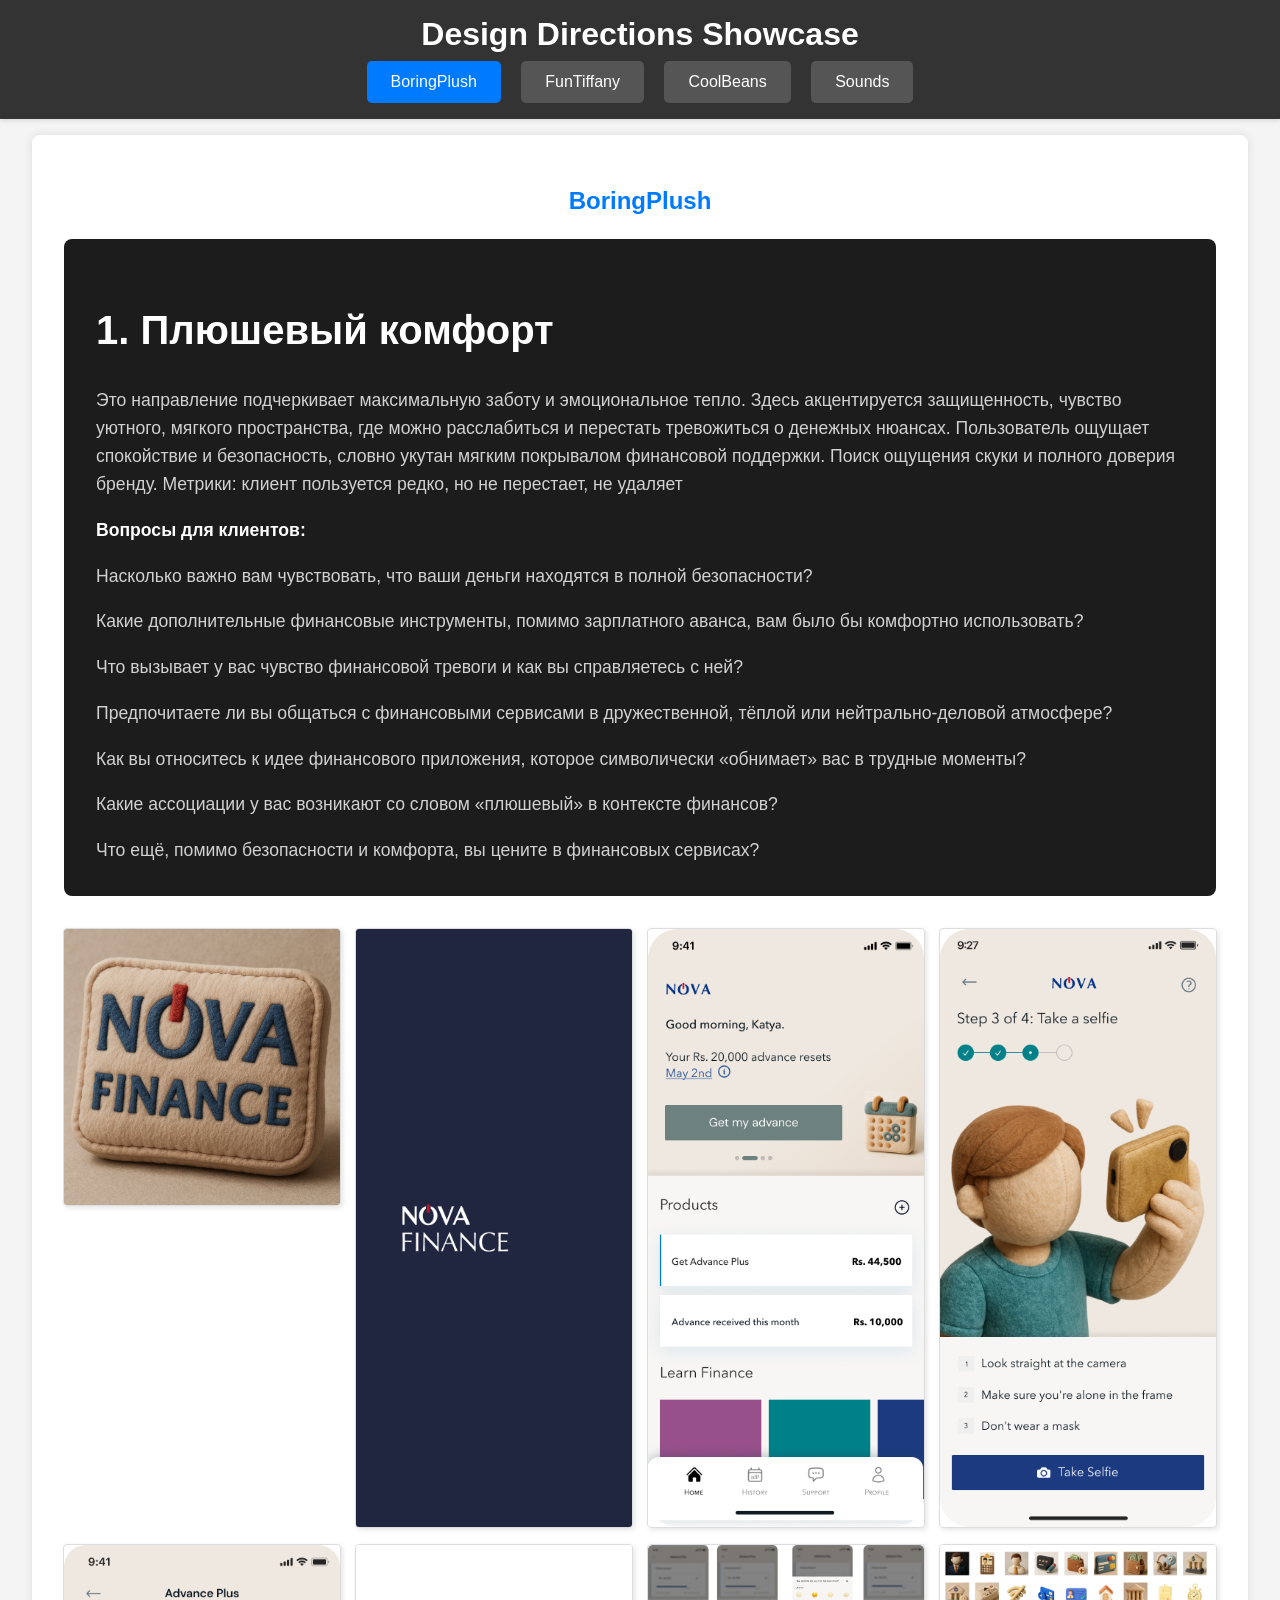
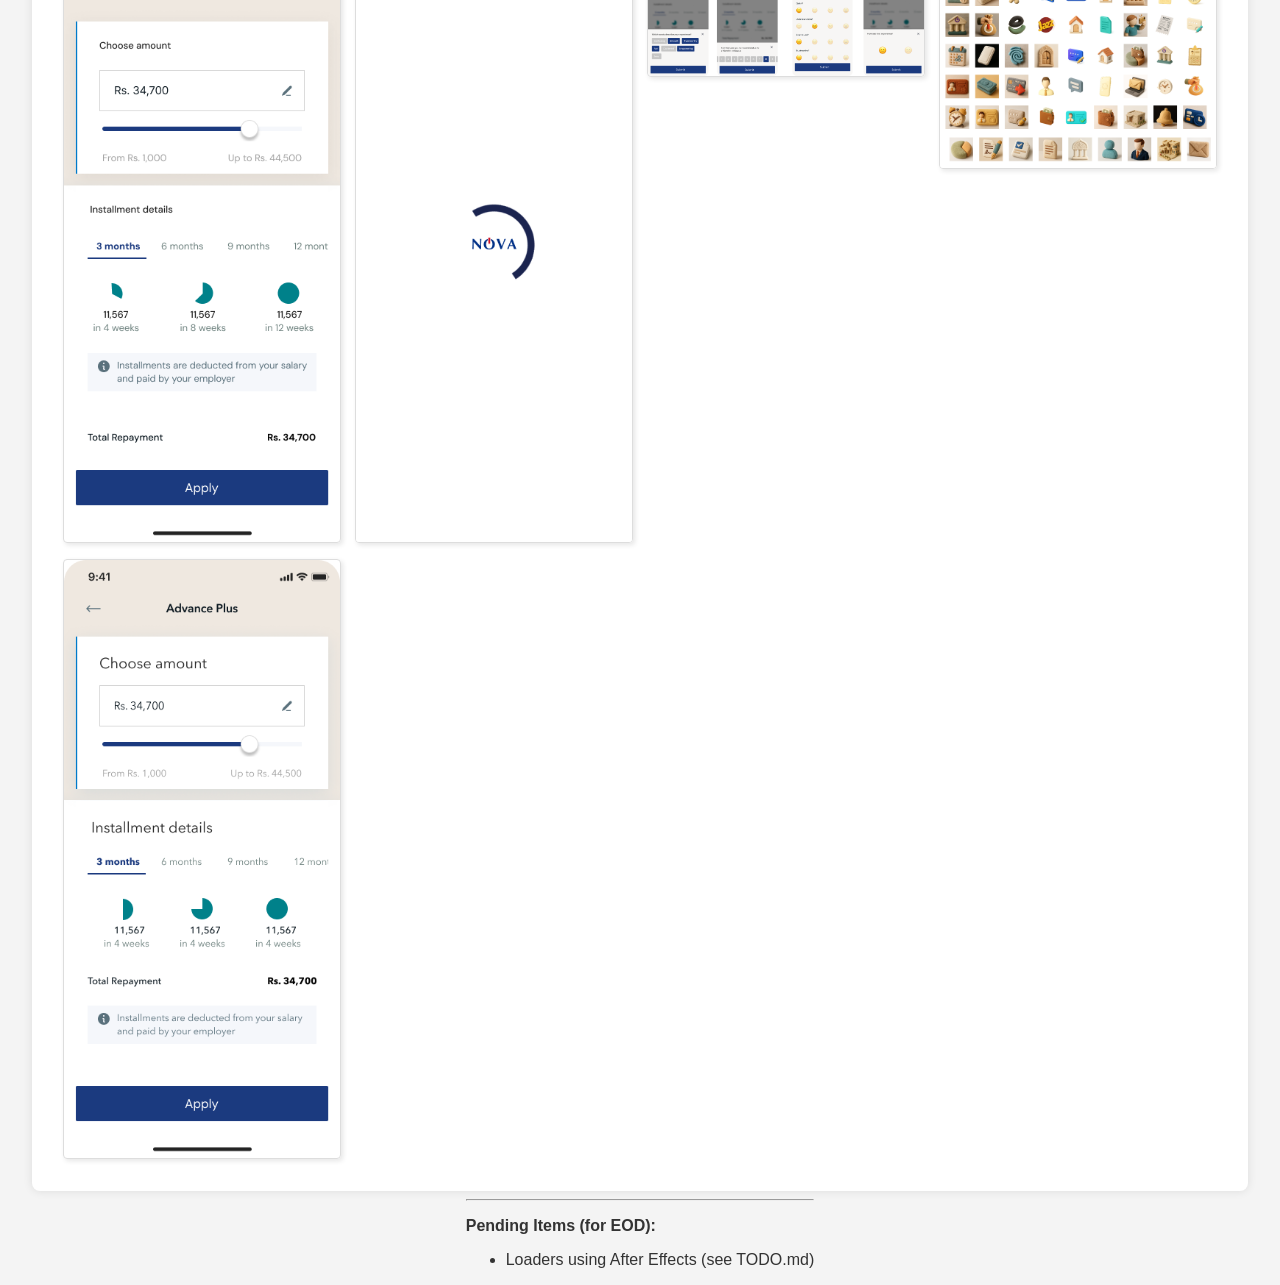
<file: index.html>
<!DOCTYPE html>
<html lang="en">
<head>
    <meta charset="UTF-8">
    <meta name="viewport" content="width=device-width, initial-scale=1.0">
    <title>Design Directions Gallery</title>
    <link rel="stylesheet" href="style.css">
</head>
<body>
    <header>
        <h1>Design Directions Showcase</h1>
        <nav id="direction-selector">
            <button data-direction="BoringPlush" class="active">BoringPlush</button>
            <button data-direction="FunTiffany">FunTiffany</button>
            <button data-direction="CoolBeans">CoolBeans</button>
            <button data-direction="Sounds">Sounds</button>
        </nav>
    </header>

    <main>
        <h2 id="current-direction-title">BoringPlush</h2>
        <div id="style-description">
            <!-- Description will be loaded here -->
        </div>
        <div id="gallery-container">
            <!-- Images will be loaded here by JavaScript -->
        </div>
        <div id="sounds-container" class="hidden">
            <!-- Sound buttons will be loaded here -->
        </div>
    </main>

    <script src="script.js"></script>

    <footer>
        <hr>
        <p><strong>Pending Items (for EOD):</strong></p>
        <ul>
            <li>Loaders using After Effects (see TODO.md)</li>
        </ul>
    </footer>
</body>
</html>
</file>
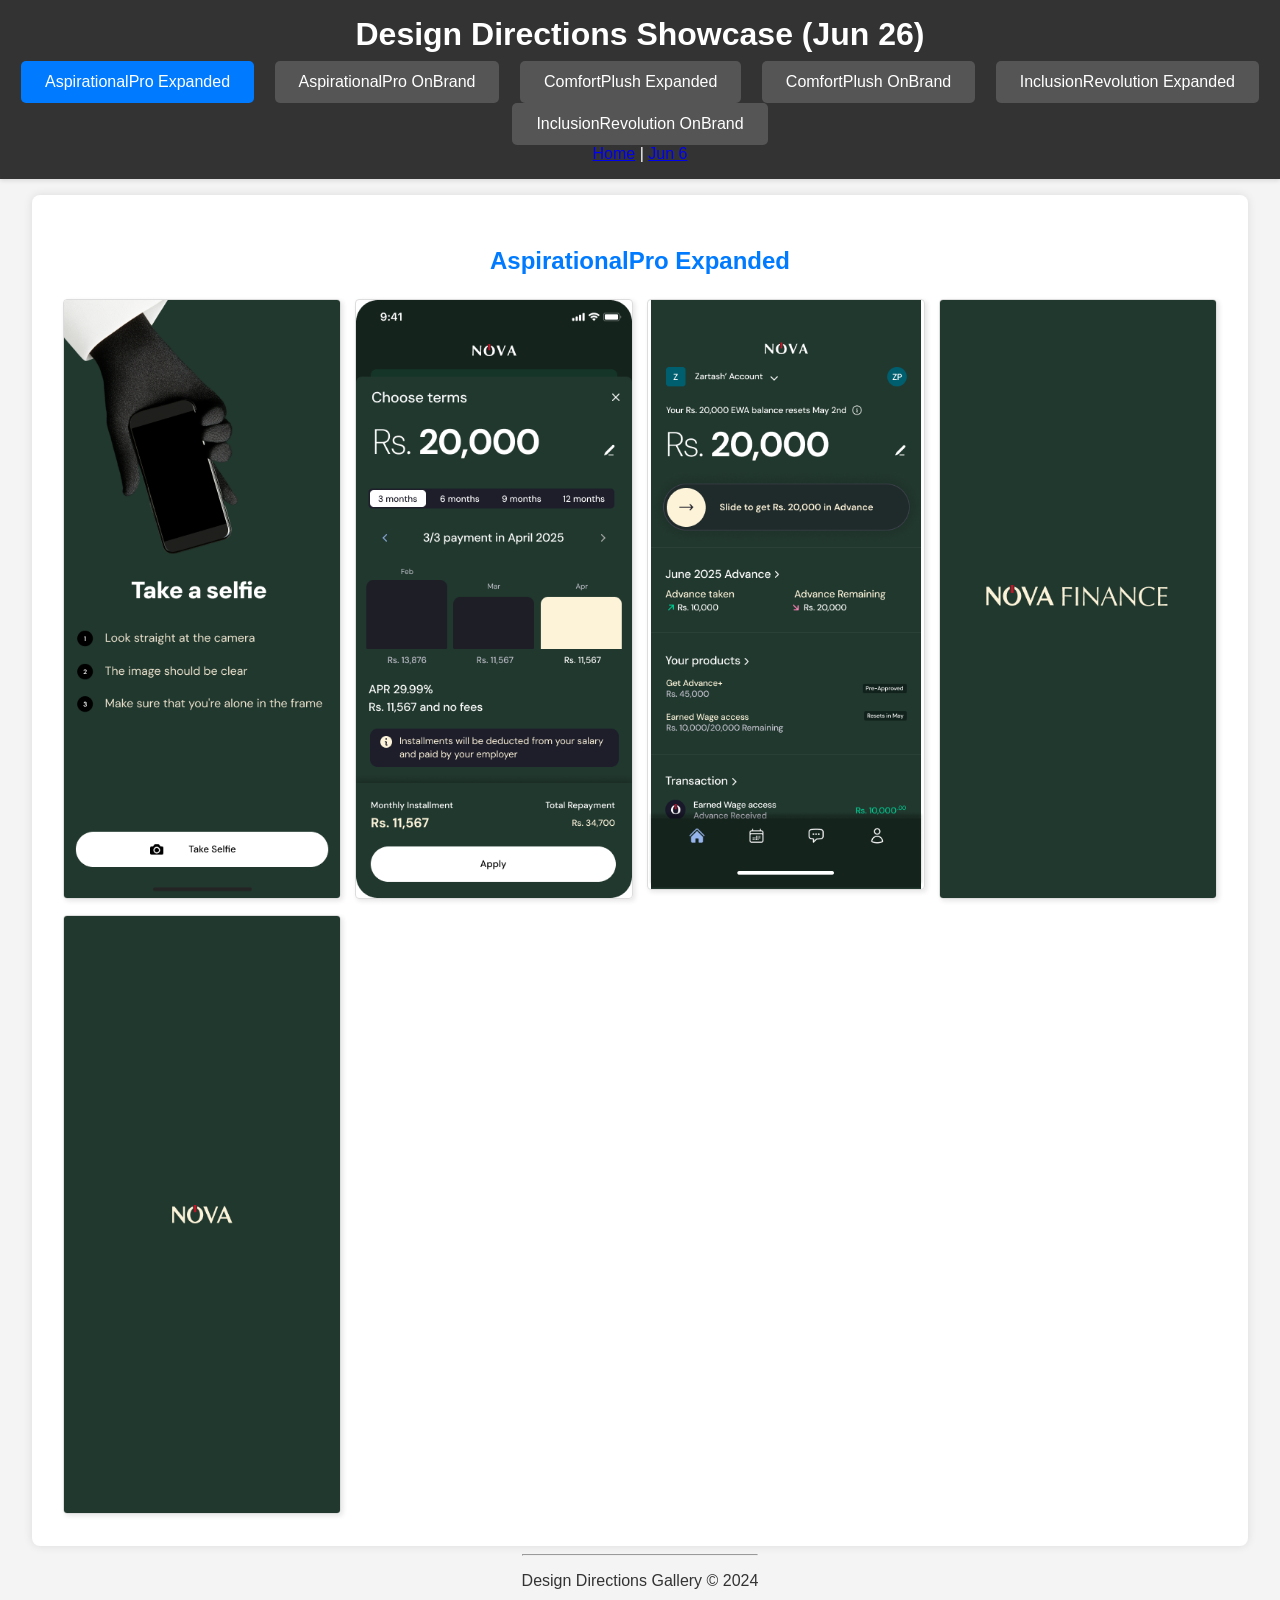
<file: jun26.html>
<!DOCTYPE html>
<html lang="en">
<head>
    <meta charset="UTF-8">
    <meta name="viewport" content="width=device-width, initial-scale=1.0">
    <title>Design Directions Gallery - Jun 26</title>
    <link rel="stylesheet" href="style.css">
</head>
<body>
    <header>
        <h1>Design Directions Showcase (Jun 26)</h1>
        <nav id="direction-selector">
            <button data-style="AspirationalPro" data-variant="Expanded" class="active">AspirationalPro Expanded</button>
            <button data-style="AspirationalPro" data-variant="OnBrand">AspirationalPro OnBrand</button>
            <button data-style="ComfortPlush" data-variant="Expanded">ComfortPlush Expanded</button>
            <button data-style="ComfortPlush" data-variant="OnBrand">ComfortPlush OnBrand</button>
            <button data-style="InclusionRevolution" data-variant="Expanded">InclusionRevolution Expanded</button>
            <button data-style="InclusionRevolution" data-variant="OnBrand">InclusionRevolution OnBrand</button>
        </nav>
        <nav id="date-selector">
            <a href="index.html">Home</a> |
            <a href="jun6/index.html">Jun 6</a>
        </nav>
    </header>
    <main>
        <h2 id="current-direction-title">AspirationalPro Expanded</h2>
        <div id="gallery-container">
            <!-- Images will be loaded here by JavaScript -->
        </div>
    </main>
    <footer>
        <hr>
        <p>Design Directions Gallery &copy; 2024</p>
    </footer>
    <script>
        const galleryContainer = document.getElementById('gallery-container');
        const directionSelector = document.getElementById('direction-selector');
        const currentDirectionTitle = document.getElementById('current-direction-title');
        const designDirections = {
            AspirationalPro: {
                path: 'images/jun26/AspirationalPro/Expanded',
                fallback: 'images/jun26/AspirationalPro/OnBrand',
            },
            ComfortPlush: {
                path: 'images/jun26/ComfortPlush/Expanded',
                fallback: 'images/jun26/ComfortPlush/OnBrand',
            },
            InclusionRevolution: {
                path: 'images/jun26/InclusionRevolution/Expanded',
                fallback: 'images/jun26/InclusionRevolution/OnBrand',
            }
        };
        function loadImages(style, variant) {
            galleryContainer.innerHTML = '';
            currentDirectionTitle.textContent = `${style} ${variant}`;
            const folder = `images/jun26/${style}/${variant}`;
            displayImages(folder);
        }
        function displayImages(folder) {
            const baseNames = [
                'Big Visual', 'Calculator', 'Home', 'Intro', 'Loader'
            ];
            baseNames.forEach(base => {
                const img = document.createElement('img');
                img.alt = base;
                img.classList.add('gallery-image');
                img.src = `${folder}/${base}.png`;
                img.srcset = `${folder}/${base}.png 1x, ${folder}/${base}@2x.png 2x`;
                img.onerror = function() { this.style.display = 'none'; };
                img.addEventListener('click', () => openModal(img.src, img.srcset, img.alt));
                galleryContainer.appendChild(img);
            });
        }
        function openModal(src, srcset, alt) {
            // Create overlay
            const modalOverlay = document.createElement('div');
            modalOverlay.className = 'modal-overlay';
            modalOverlay.style.position = 'fixed';
            modalOverlay.style.top = 0;
            modalOverlay.style.left = 0;
            modalOverlay.style.width = '100vw';
            modalOverlay.style.height = '100vh';
            modalOverlay.style.display = 'flex';
            modalOverlay.style.justifyContent = 'center';
            modalOverlay.style.alignItems = 'center';
            modalOverlay.style.background = 'rgba(0,0,0,0.9)';
            modalOverlay.style.zIndex = 1000;
            // Create image
            const modalImg = document.createElement('img');
            modalImg.className = 'modal-content';
            modalImg.src = src;
            if (srcset) modalImg.srcset = srcset;
            modalImg.alt = alt;
            modalImg.style.maxWidth = '95vw';
            modalImg.style.maxHeight = '95vh';
            // Close on tap/click
            modalOverlay.addEventListener('click', () => {
                document.body.removeChild(modalOverlay);
                document.body.classList.remove('modal-open');
            });
            modalImg.addEventListener('click', (e) => {
                e.stopPropagation();
                document.body.removeChild(modalOverlay);
                document.body.classList.remove('modal-open');
            });
            modalOverlay.appendChild(modalImg);
            document.body.appendChild(modalOverlay);
            document.body.classList.add('modal-open');
        }
        directionSelector.addEventListener('click', (e) => {
            if (e.target.tagName === 'BUTTON') {
                document.querySelectorAll('#direction-selector button').forEach(btn => btn.classList.remove('active'));
                e.target.classList.add('active');
                const style = e.target.getAttribute('data-style');
                const variant = e.target.getAttribute('data-variant');
                loadImages(style, variant);
            }
        });
        // Initial load
        loadImages('AspirationalPro', 'Expanded');
    </script>
</body>
</html>
</file>
<file: style.css>
body {
    font-family: sans-serif;
    margin: 0;
    background-color: #f4f4f4;
    color: #333;
    display: flex;
    flex-direction: column;
    align-items: center;
}

header {
    background-color: #333;
    color: #fff;
    padding: 1rem 0;
    width: 100%;
    text-align: center;
    box-shadow: 0 2px 4px rgba(0,0,0,0.1);
}

header h1 {
    margin: 0;
    font-size: 2rem;
}

#direction-selector {
    margin-top: 0.5rem;
}

#direction-selector button {
    background-color: #555;
    color: white;
    border: none;
    padding: 0.75rem 1.5rem;
    margin: 0 0.5rem;
    cursor: pointer;
    border-radius: 5px;
    font-size: 1rem;
    transition: background-color 0.3s ease;
}

#direction-selector button:hover,
#direction-selector button.active {
    background-color: #007bff;
}

main {
    padding: 2rem;
    width: 90%;
    max-width: 1200px;
    background-color: #fff;
    margin-top: 1rem;
    box-shadow: 0 0 10px rgba(0,0,0,0.1);
    border-radius: 8px;
}

#current-direction-title {
    text-align: center;
    color: #007bff;
    margin-bottom: 1.5rem;
    font-size: 1.5rem;
}

#gallery-container {
    display: grid;
    grid-template-columns: repeat(auto-fit, minmax(250px, 1fr));
    gap: 1rem;
    justify-items: center;
}

.gallery-image {
    width: 100%;
    max-width: 300px; /* Max width for larger screens */
    height: auto;
    border: 1px solid #ddd;
    border-radius: 4px;
    box-shadow: 2px 2px 5px rgba(0,0,0,0.1);
    object-fit: cover; /* Ensures images cover the area nicely */
}

/* For placeholder styling when images are missing */
.placeholder-image {
    width: 100%;
    max-width: 300px;
    height: 200px; /* Fixed height for placeholders */
    background-color: #e0e0e0;
    border: 1px solid #ccc;
    border-radius: 4px;
    display: flex;
    align-items: center;
    justify-content: center;
    font-size: 0.9rem;
    color: #777;
    text-align: center;
    padding: 10px;
    box-sizing: border-box;
}

.gallery-image:hover {
    transform: scale(1.05);
    box-shadow: 0 8px 16px rgba(0,0,0,0.2);
}

/* Modal styles for image preview */
.modal-overlay {
    position: fixed;
    top: 0;
    left: 0;
    width: 100%;
    height: 100%;
    background: rgba(0, 0, 0, 0.8);
    display: flex;
    justify-content: center;
    align-items: center;
    z-index: 1000;
    cursor: pointer;
}

.modal-content {
    width: 100vw;
    height: 100vh;
    object-fit: contain;
    box-shadow: 0 0 30px rgba(0,0,0,0.5);
    display: block;
    background: #000;
}

/* Class to blur the background */
body.modal-open > *:not(.modal-overlay) {
    filter: blur(5px);
    transition: filter 0.3s ease-in-out;
}

/* Navigation arrows for the modal */
.modal-nav {
    position: absolute;
    top: 50%;
    transform: translateY(-50%);
    background-color: rgba(0, 0, 0, 0.5);
    color: white;
    border: none;
    font-size: 2rem;
    cursor: pointer;
    padding: 1rem;
    z-index: 1001;
    user-select: none; /* Prevents text selection on repeated clicks */
}

.modal-nav.prev {
    left: 10px;
}

.modal-nav.next {
    right: 10px;
}

.modal-nav:hover {
    background-color: rgba(0, 0, 0, 0.8);
}

#style-description {
    background-color: #1c1c1c;
    color: #d1d1d1;
    padding: 2rem;
    border-radius: 8px;
    margin-bottom: 2rem;
    line-height: 1.6;
}

#style-description h1 {
    color: #ffffff;
    font-size: 2.5rem;
    font-weight: 700;
    margin-bottom: 1.5rem;
}

#style-description p {
    font-size: 1.1rem;
    margin-bottom: 1rem;
}

#style-description p:last-child {
    margin-bottom: 0;
}

#style-description strong {
    color: #ffffff;
    font-weight: 600;
}

/* Utility class to hide sections */
#gallery-container.hidden,
#style-description.hidden,
#sounds-container.hidden {
    display: none;
}

/* Styles for Sounds section */
#sounds-container {
    display: flex;
    flex-wrap: wrap;
    gap: 1rem;
    justify-content: center;
    padding: 2rem;
}

.sound-button {
    background-color: #333;
    color: #fff;
    border: 2px solid #555;
    border-radius: 8px;
    padding: 1rem 1.5rem;
    font-size: 1rem;
    font-weight: 600;
    cursor: pointer;
    transition: background-color 0.2s, transform 0.2s;
}

.sound-button:hover {
    background-color: #444;
    transform: translateY(-2px);
}

.sound-button:active {
    background-color: #555;
    transform: translateY(0);
}

/* Transactions Spreadsheet Styles */
#transactions-section {
    margin: 2rem auto;
    padding: 2rem;
    background: #222;
    color: #eee;
    border-radius: 8px;
    max-width: 900px;
    box-shadow: 0 2px 8px rgba(0,0,0,0.15);
}
#transactions-section h2 {
    text-align: center;
    margin-bottom: 1.5rem;
}
#transactions-table {
    width: 100%;
    border-collapse: collapse;
    background: #181818;
    color: #eee;
    margin-bottom: 1rem;
}
#transactions-table th, #transactions-table td {
    border: 1px solid #444;
    padding: 0.75rem 1rem;
    text-align: left;
}
#transactions-table th {
    background: #333;
    font-weight: bold;
}
#transactions-table td[contenteditable="true"] {
    background: #232323;
    outline: 1px solid #555;
    cursor: text;
}
#add-transaction-btn {
    margin-top: 1rem;
    padding: 0.5rem 1.5rem;
    background: #007bff;
    color: #fff;
    border: none;
    border-radius: 4px;
    cursor: pointer;
    font-size: 1rem;
    transition: background 0.2s;
}
#add-transaction-btn:hover {
    background: #0056b3;
}
</file>
